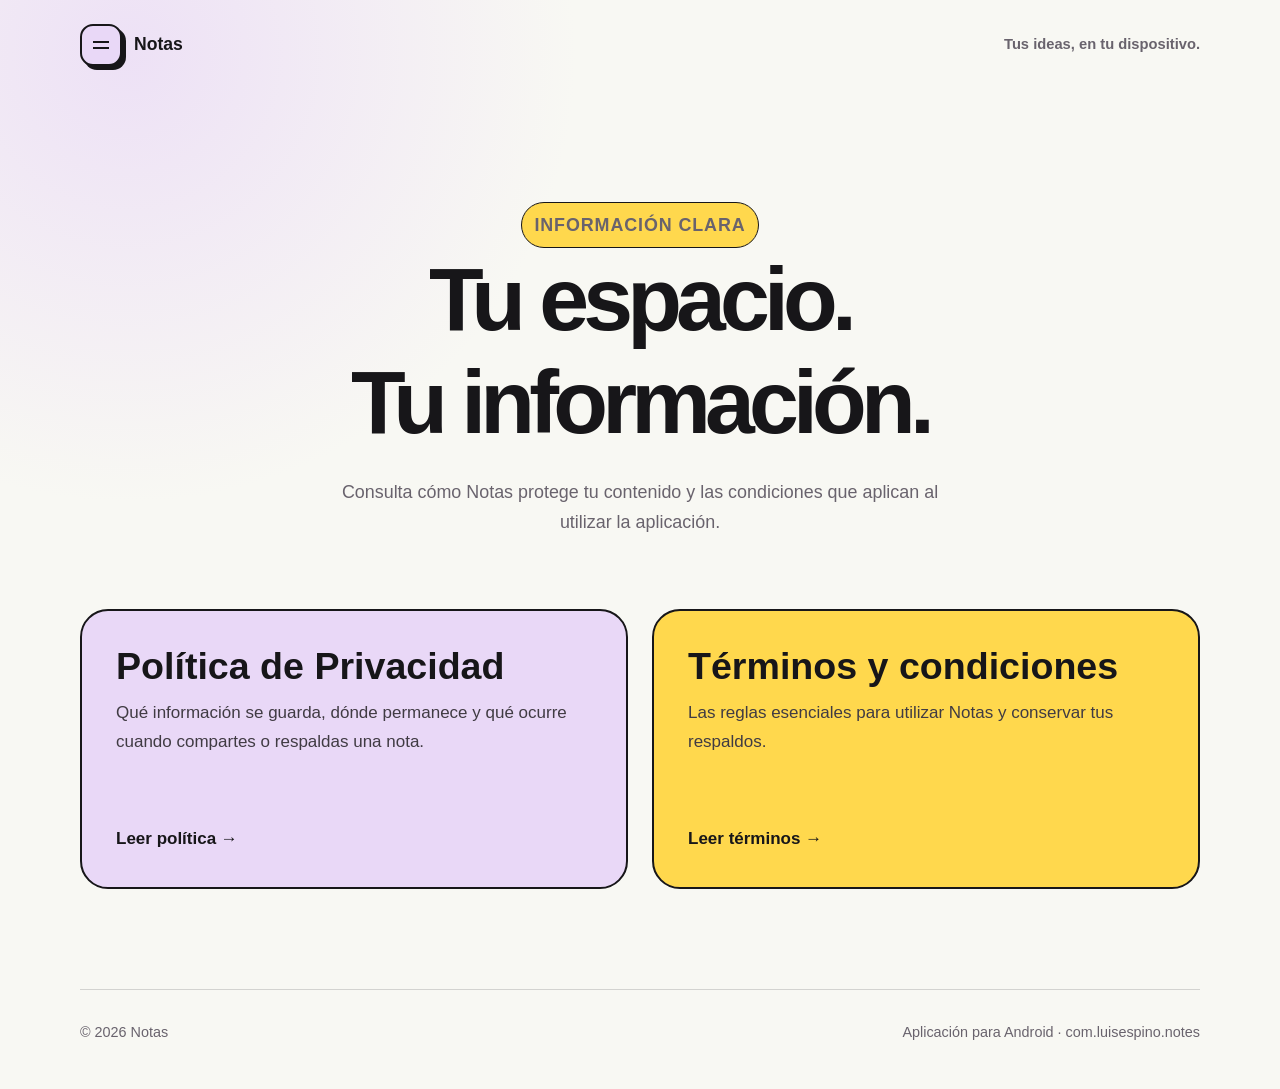
<file: index.html>
<!doctype html>
<html lang="es">
<head>
  <meta charset="utf-8">
  <meta name="viewport" content="width=device-width, initial-scale=1">
  <meta name="description" content="Documentos legales de la aplicación Notas.">
  <meta name="theme-color" content="#9682a0">
  <title>Notas — Privacidad y términos</title>
  <link rel="stylesheet" href="legal.css">
</head>
<body>
  <header class="site-header">
    <a class="brand" href="index.html" aria-label="Inicio de Notas">
      <span class="brand-mark" aria-hidden="true"></span>
      <span>Notas</span>
    </a>
    <span class="header-link">Tus ideas, en tu dispositivo.</span>
  </header>

  <main>
    <section class="home-intro">
      <p class="eyebrow">Información clara</p>
      <h1>Tu espacio.<br>Tu información.</h1>
      <p>Consulta cómo Notas protege tu contenido y las condiciones que aplican al utilizar la aplicación.</p>
    </section>

    <section class="home-grid" aria-label="Documentos legales">
      <a class="document-card" href="privacy-policy.html">
        <div>
          <h2>Política de Privacidad</h2>
          <p>Qué información se guarda, dónde permanece y qué ocurre cuando compartes o respaldas una nota.</p>
        </div>
        <span>Leer política →</span>
      </a>
      <a class="document-card" href="terms-and-conditions.html">
        <div>
          <h2>Términos y condiciones</h2>
          <p>Las reglas esenciales para utilizar Notas y conservar tus respaldos.</p>
        </div>
        <span>Leer términos →</span>
      </a>
    </section>
  </main>

  <footer class="legal-footer">
    <span>© 2026 Notas</span>
    <span>Aplicación para Android · com.luisespino.notes</span>
  </footer>
</body>
</html>
</file>
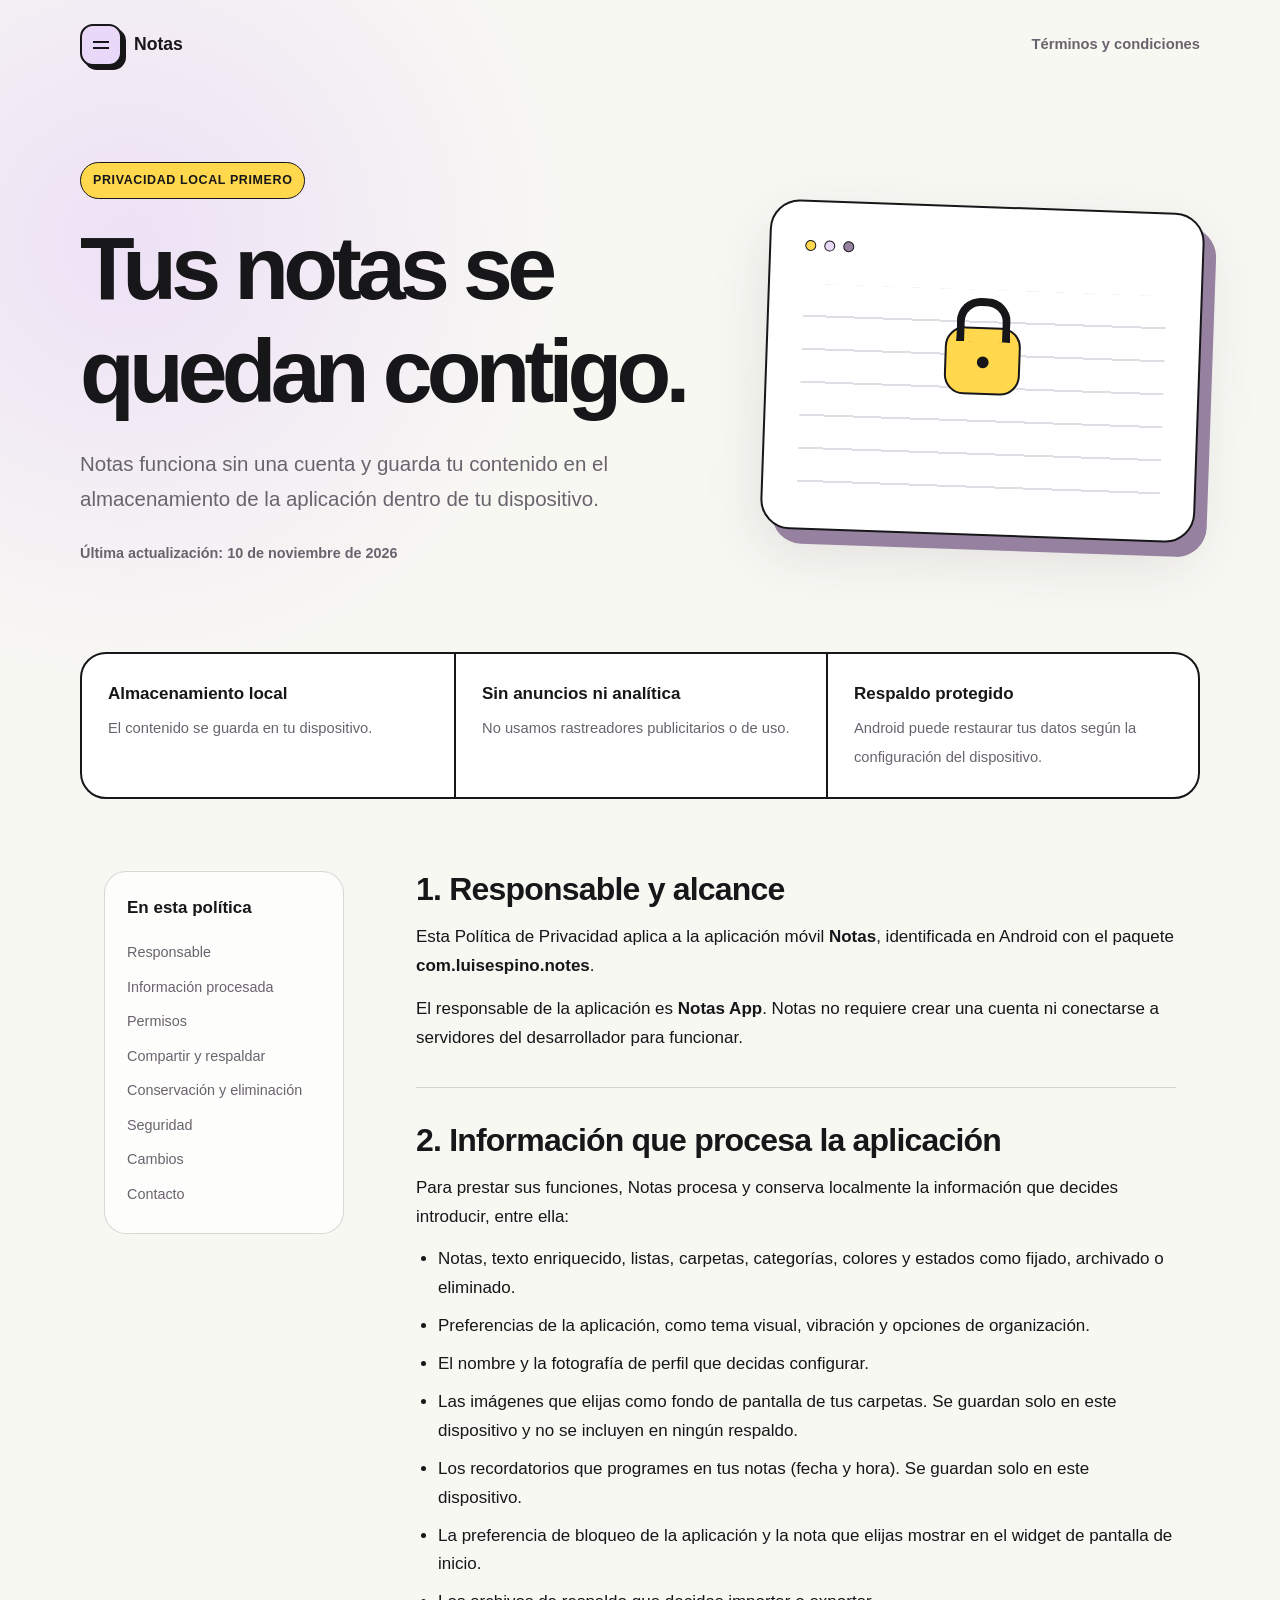
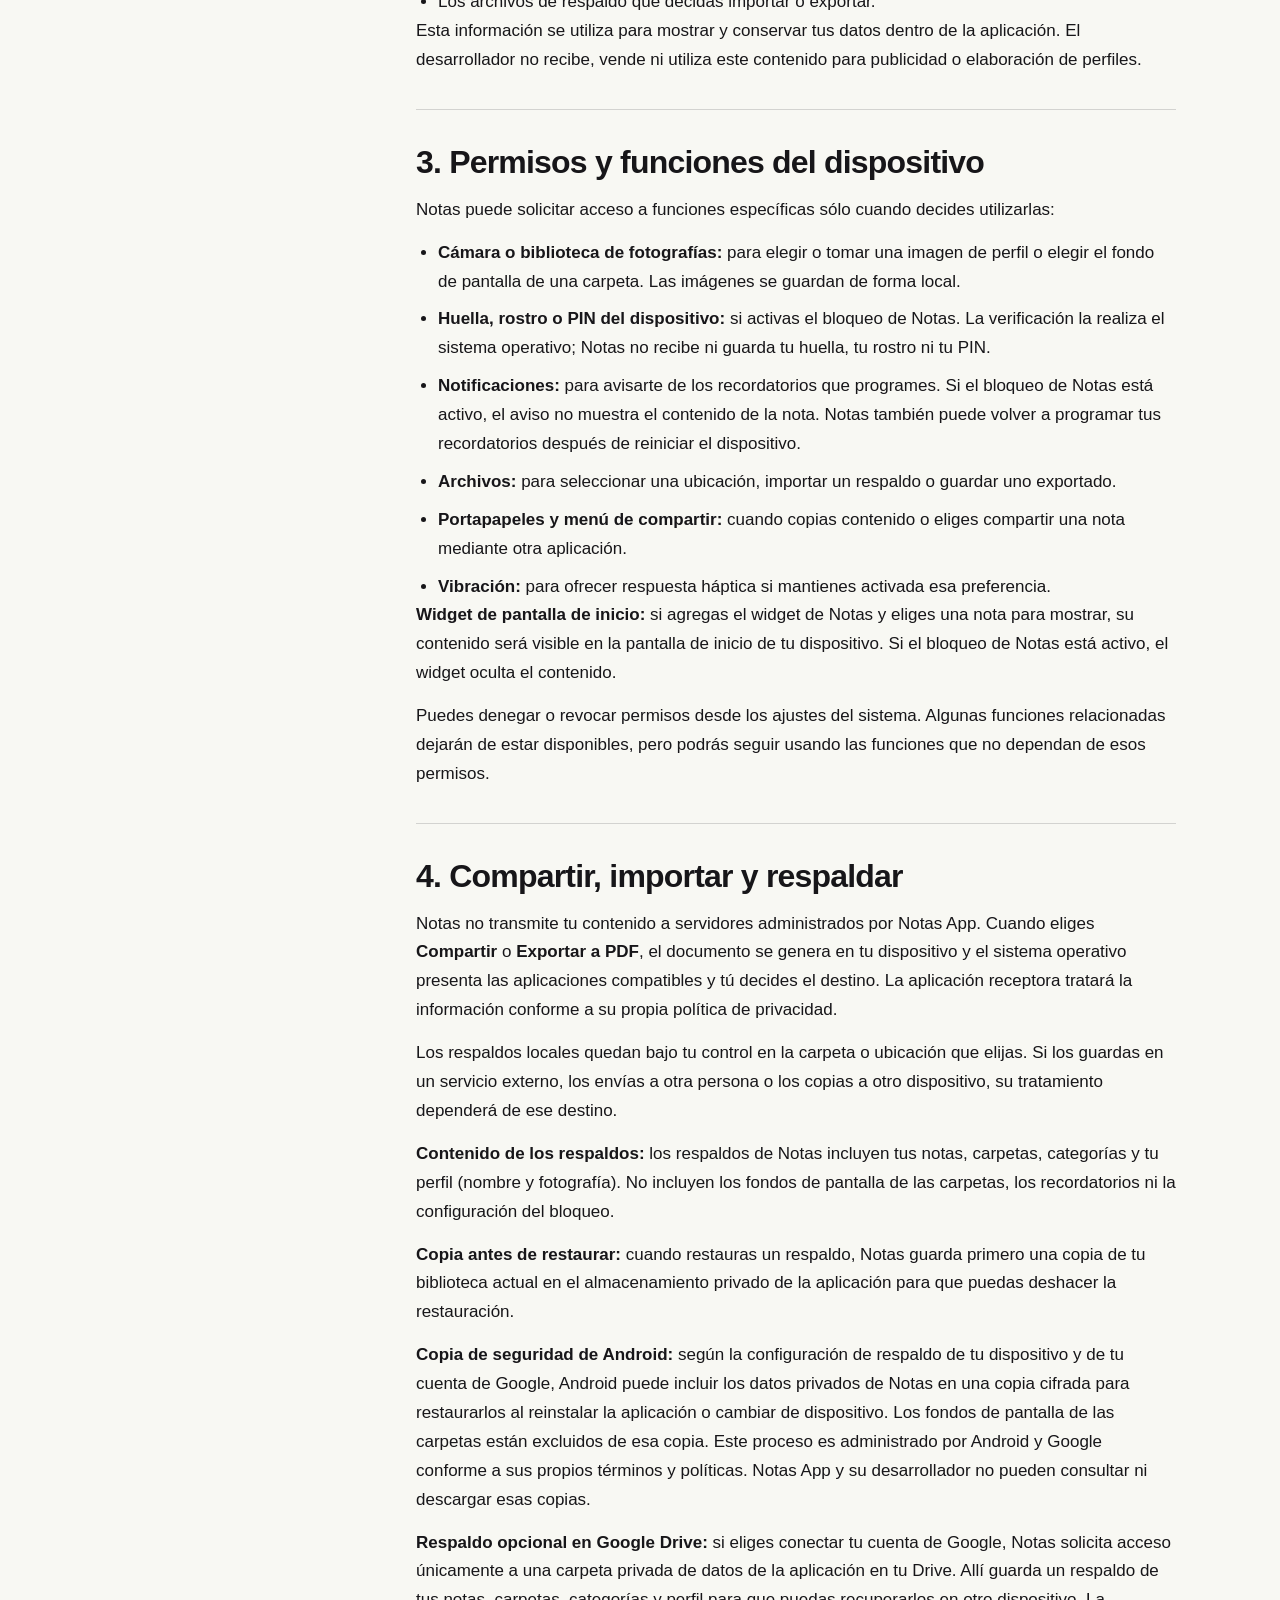
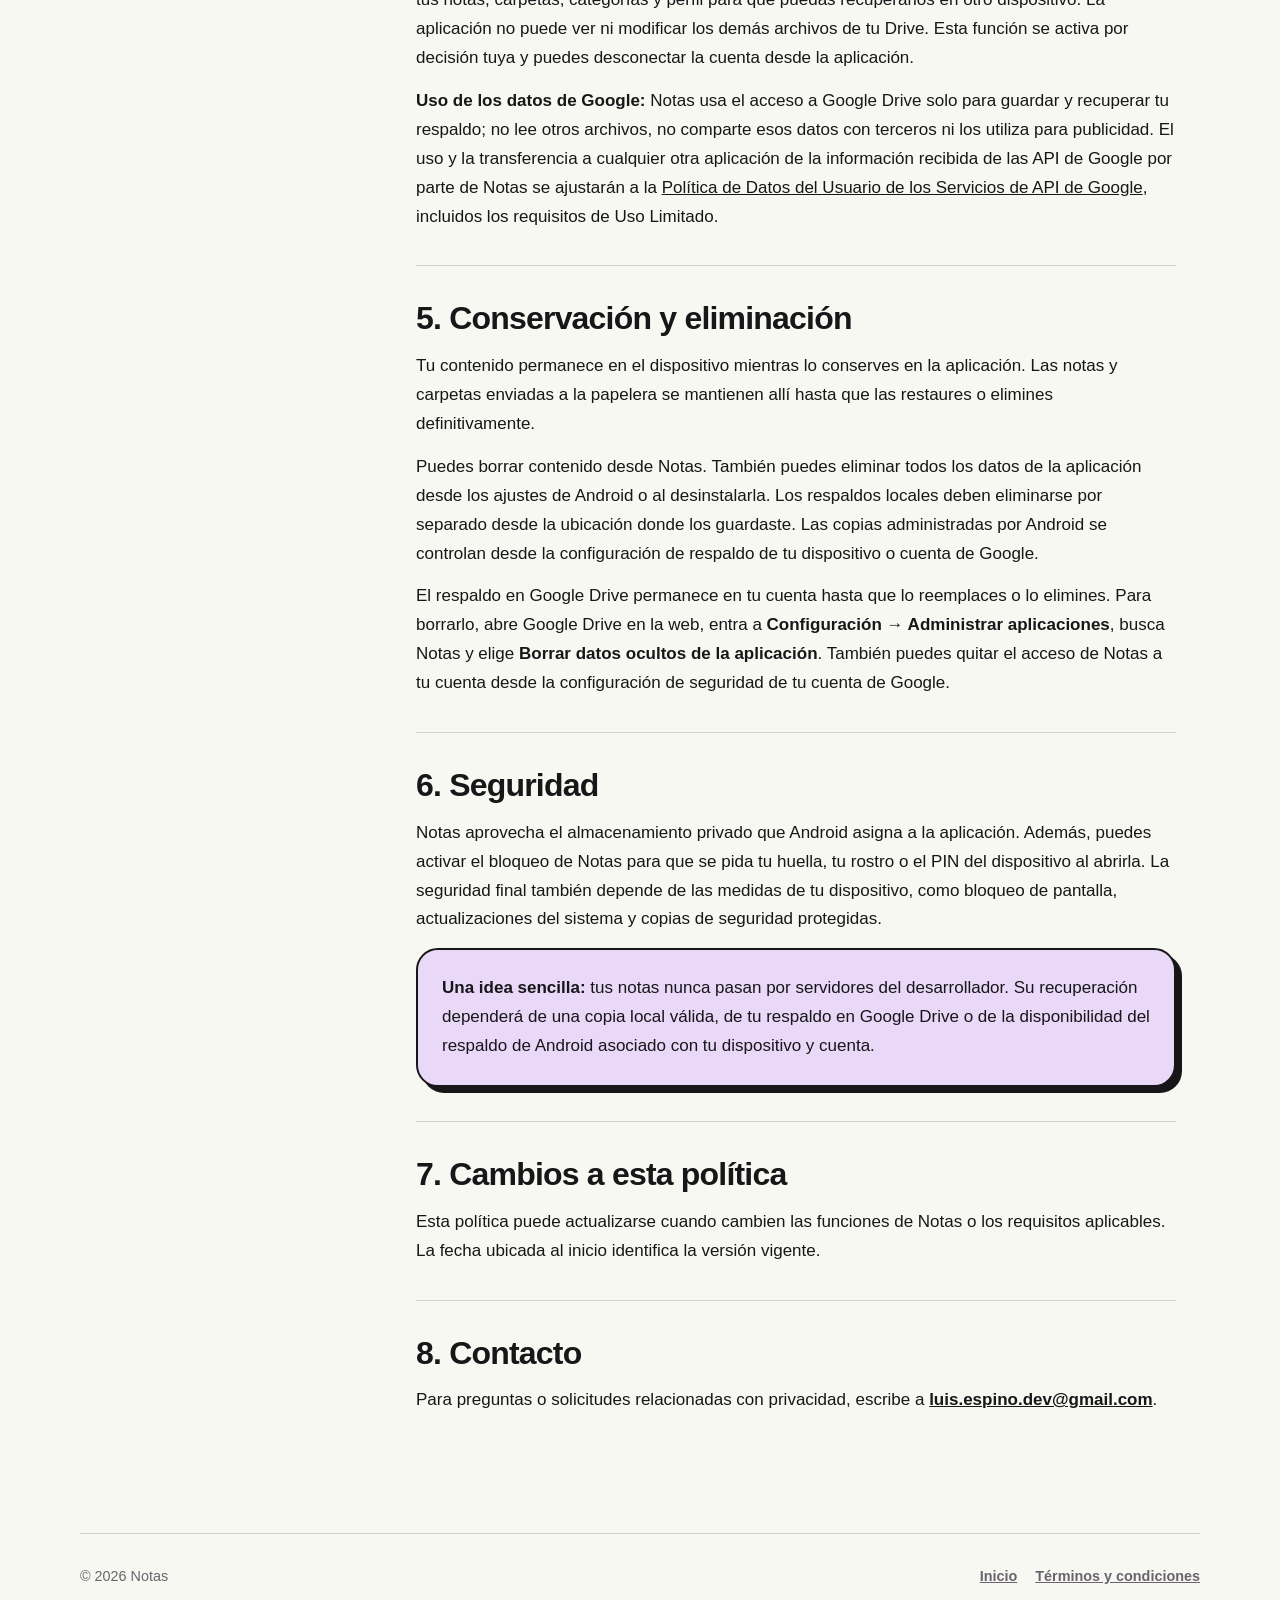
<file: privacy-policy.html>
<!doctype html>
<html lang="es">
<head>
  <meta charset="utf-8">
  <meta name="viewport" content="width=device-width, initial-scale=1">
  <meta name="description" content="Política de Privacidad de Notas, aplicación local para crear y organizar notas.">
  <meta name="theme-color" content="#9682a0">
  <title>Política de Privacidad — Notas</title>
  <link rel="stylesheet" href="legal.css">
</head>
<body>
  <header class="site-header">
    <a class="brand" href="index.html" aria-label="Inicio de Notas">
      <span class="brand-mark" aria-hidden="true"></span>
      <span>Notas</span>
    </a>
    <a class="header-link" href="terms-and-conditions.html">Términos y condiciones</a>
  </header>

  <main>
    <section class="hero">
      <div>
        <p class="eyebrow">Privacidad local primero</p>
        <h1>Tus notas se quedan contigo.</h1>
        <p class="hero-copy">Notas funciona sin una cuenta y guarda tu contenido en el almacenamiento de la aplicación dentro de tu dispositivo.</p>
        <p class="date">Última actualización: 10 de noviembre de 2026</p>
      </div>
      <div class="note-illustration" aria-hidden="true">
        <div class="note-dots"><span></span><span></span><span></span></div>
        <div class="privacy-lock">●</div>
      </div>
    </section>

    <section class="summary-strip" aria-label="Resumen de privacidad">
      <div class="summary-item">
        <strong>Almacenamiento local</strong>
        <span>El contenido se guarda en tu dispositivo.</span>
      </div>
      <div class="summary-item">
        <strong>Sin anuncios ni analítica</strong>
        <span>No usamos rastreadores publicitarios o de uso.</span>
      </div>
      <div class="summary-item">
        <strong>Respaldo protegido</strong>
        <span>Android puede restaurar tus datos según la configuración del dispositivo.</span>
      </div>
    </section>

    <div class="legal-layout">
      <nav class="toc" aria-label="Contenido de la política">
        <strong>En esta política</strong>
        <a href="#responsable">Responsable</a>
        <a href="#informacion">Información procesada</a>
        <a href="#permisos">Permisos</a>
        <a href="#compartir">Compartir y respaldar</a>
        <a href="#retencion">Conservación y eliminación</a>
        <a href="#seguridad">Seguridad</a>
        <a href="#cambios">Cambios</a>
        <a href="#contacto">Contacto</a>
      </nav>

      <article class="legal-content">
        <section id="responsable">
          <h2>1. Responsable y alcance</h2>
          <p>Esta Política de Privacidad aplica a la aplicación móvil <strong>Notas</strong>, identificada en Android con el paquete <strong>com.luisespino.notes</strong>.</p>
          <p>El responsable de la aplicación es <strong>Notas App</strong>. Notas no requiere crear una cuenta ni conectarse a servidores del desarrollador para funcionar.</p>
        </section>

        <section id="informacion">
          <h2>2. Información que procesa la aplicación</h2>
          <p>Para prestar sus funciones, Notas procesa y conserva localmente la información que decides introducir, entre ella:</p>
          <ul>
            <li>Notas, texto enriquecido, listas, carpetas, categorías, colores y estados como fijado, archivado o eliminado.</li>
            <li>Preferencias de la aplicación, como tema visual, vibración y opciones de organización.</li>
            <li>El nombre y la fotografía de perfil que decidas configurar.</li>
            <li>Las imágenes que elijas como fondo de pantalla de tus carpetas. Se guardan solo en este dispositivo y no se incluyen en ningún respaldo.</li>
            <li>Los recordatorios que programes en tus notas (fecha y hora). Se guardan solo en este dispositivo.</li>
            <li>La preferencia de bloqueo de la aplicación y la nota que elijas mostrar en el widget de pantalla de inicio.</li>
            <li>Los archivos de respaldo que decidas importar o exportar.</li>
          </ul>
          <p>Esta información se utiliza para mostrar y conservar tus datos dentro de la aplicación. El desarrollador no recibe, vende ni utiliza este contenido para publicidad o elaboración de perfiles.</p>
        </section>

        <section id="permisos">
          <h2>3. Permisos y funciones del dispositivo</h2>
          <p>Notas puede solicitar acceso a funciones específicas sólo cuando decides utilizarlas:</p>
          <ul>
            <li><strong>Cámara o biblioteca de fotografías:</strong> para elegir o tomar una imagen de perfil o elegir el fondo de pantalla de una carpeta. Las imágenes se guardan de forma local.</li>
            <li><strong>Huella, rostro o PIN del dispositivo:</strong> si activas el bloqueo de Notas. La verificación la realiza el sistema operativo; Notas no recibe ni guarda tu huella, tu rostro ni tu PIN.</li>
            <li><strong>Notificaciones:</strong> para avisarte de los recordatorios que programes. Si el bloqueo de Notas está activo, el aviso no muestra el contenido de la nota. Notas también puede volver a programar tus recordatorios después de reiniciar el dispositivo.</li>
            <li><strong>Archivos:</strong> para seleccionar una ubicación, importar un respaldo o guardar uno exportado.</li>
            <li><strong>Portapapeles y menú de compartir:</strong> cuando copias contenido o eliges compartir una nota mediante otra aplicación.</li>
            <li><strong>Vibración:</strong> para ofrecer respuesta háptica si mantienes activada esa preferencia.</li>
          </ul>
          <p><strong>Widget de pantalla de inicio:</strong> si agregas el widget de Notas y eliges una nota para mostrar, su contenido será visible en la pantalla de inicio de tu dispositivo. Si el bloqueo de Notas está activo, el widget oculta el contenido.</p>
          <p>Puedes denegar o revocar permisos desde los ajustes del sistema. Algunas funciones relacionadas dejarán de estar disponibles, pero podrás seguir usando las funciones que no dependan de esos permisos.</p>
        </section>

        <section id="compartir">
          <h2>4. Compartir, importar y respaldar</h2>
          <p>Notas no transmite tu contenido a servidores administrados por Notas App. Cuando eliges <strong>Compartir</strong> o <strong>Exportar a PDF</strong>, el documento se genera en tu dispositivo y el sistema operativo presenta las aplicaciones compatibles y tú decides el destino. La aplicación receptora tratará la información conforme a su propia política de privacidad.</p>
          <p>Los respaldos locales quedan bajo tu control en la carpeta o ubicación que elijas. Si los guardas en un servicio externo, los envías a otra persona o los copias a otro dispositivo, su tratamiento dependerá de ese destino.</p>
          <p><strong>Contenido de los respaldos:</strong> los respaldos de Notas incluyen tus notas, carpetas, categorías y tu perfil (nombre y fotografía). No incluyen los fondos de pantalla de las carpetas, los recordatorios ni la configuración del bloqueo.</p>
          <p><strong>Copia antes de restaurar:</strong> cuando restauras un respaldo, Notas guarda primero una copia de tu biblioteca actual en el almacenamiento privado de la aplicación para que puedas deshacer la restauración.</p>
          <p><strong>Copia de seguridad de Android:</strong> según la configuración de respaldo de tu dispositivo y de tu cuenta de Google, Android puede incluir los datos privados de Notas en una copia cifrada para restaurarlos al reinstalar la aplicación o cambiar de dispositivo. Los fondos de pantalla de las carpetas están excluidos de esa copia. Este proceso es administrado por Android y Google conforme a sus propios términos y políticas. Notas App y su desarrollador no pueden consultar ni descargar esas copias.</p>
          <p><strong>Respaldo opcional en Google Drive:</strong> si eliges conectar tu cuenta de Google, Notas solicita acceso únicamente a una carpeta privada de datos de la aplicación en tu Drive. Allí guarda un respaldo de tus notas, carpetas, categorías y perfil para que puedas recuperarlos en otro dispositivo. La aplicación no puede ver ni modificar los demás archivos de tu Drive. Esta función se activa por decisión tuya y puedes desconectar la cuenta desde la aplicación.</p>
          <p><strong>Uso de los datos de Google:</strong> Notas usa el acceso a Google Drive solo para guardar y recuperar tu respaldo; no lee otros archivos, no comparte esos datos con terceros ni los utiliza para publicidad. El uso y la transferencia a cualquier otra aplicación de la información recibida de las API de Google por parte de Notas se ajustarán a la <a href="https://developers.google.com/terms/api-services-user-data-policy" rel="noopener">Política de Datos del Usuario de los Servicios de API de Google</a>, incluidos los requisitos de Uso Limitado.</p>
        </section>

        <section id="retencion">
          <h2>5. Conservación y eliminación</h2>
          <p>Tu contenido permanece en el dispositivo mientras lo conserves en la aplicación. Las notas y carpetas enviadas a la papelera se mantienen allí hasta que las restaures o elimines definitivamente.</p>
          <p>Puedes borrar contenido desde Notas. También puedes eliminar todos los datos de la aplicación desde los ajustes de Android o al desinstalarla. Los respaldos locales deben eliminarse por separado desde la ubicación donde los guardaste. Las copias administradas por Android se controlan desde la configuración de respaldo de tu dispositivo o cuenta de Google.</p>
          <p>El respaldo en Google Drive permanece en tu cuenta hasta que lo reemplaces o lo elimines. Para borrarlo, abre Google Drive en la web, entra a <strong>Configuración → Administrar aplicaciones</strong>, busca Notas y elige <strong>Borrar datos ocultos de la aplicación</strong>. También puedes quitar el acceso de Notas a tu cuenta desde la configuración de seguridad de tu cuenta de Google.</p>
        </section>

        <section id="seguridad">
          <h2>6. Seguridad</h2>
          <p>Notas aprovecha el almacenamiento privado que Android asigna a la aplicación. Además, puedes activar el bloqueo de Notas para que se pida tu huella, tu rostro o el PIN del dispositivo al abrirla. La seguridad final también depende de las medidas de tu dispositivo, como bloqueo de pantalla, actualizaciones del sistema y copias de seguridad protegidas.</p>
          <div class="callout">
            <strong>Una idea sencilla:</strong> tus notas nunca pasan por servidores del desarrollador. Su recuperación dependerá de una copia local válida, de tu respaldo en Google Drive o de la disponibilidad del respaldo de Android asociado con tu dispositivo y cuenta.
          </div>
        </section>

        <section id="cambios">
          <h2>7. Cambios a esta política</h2>
          <p>Esta política puede actualizarse cuando cambien las funciones de Notas o los requisitos aplicables. La fecha ubicada al inicio identifica la versión vigente.</p>
        </section>

        <section id="contacto">
          <h2>8. Contacto</h2>
          <p>Para preguntas o solicitudes relacionadas con privacidad, escribe a <a href="mailto:luis.espino.dev@gmail.com"><strong>luis.espino.dev@gmail.com</strong></a>.</p>
        </section>
      </article>
    </div>
  </main>

  <footer class="legal-footer">
    <span>© 2026 Notas</span>
    <div class="footer-links">
      <a href="index.html">Inicio</a>
      <a href="terms-and-conditions.html">Términos y condiciones</a>
    </div>
  </footer>
</body>
</html>
</file>
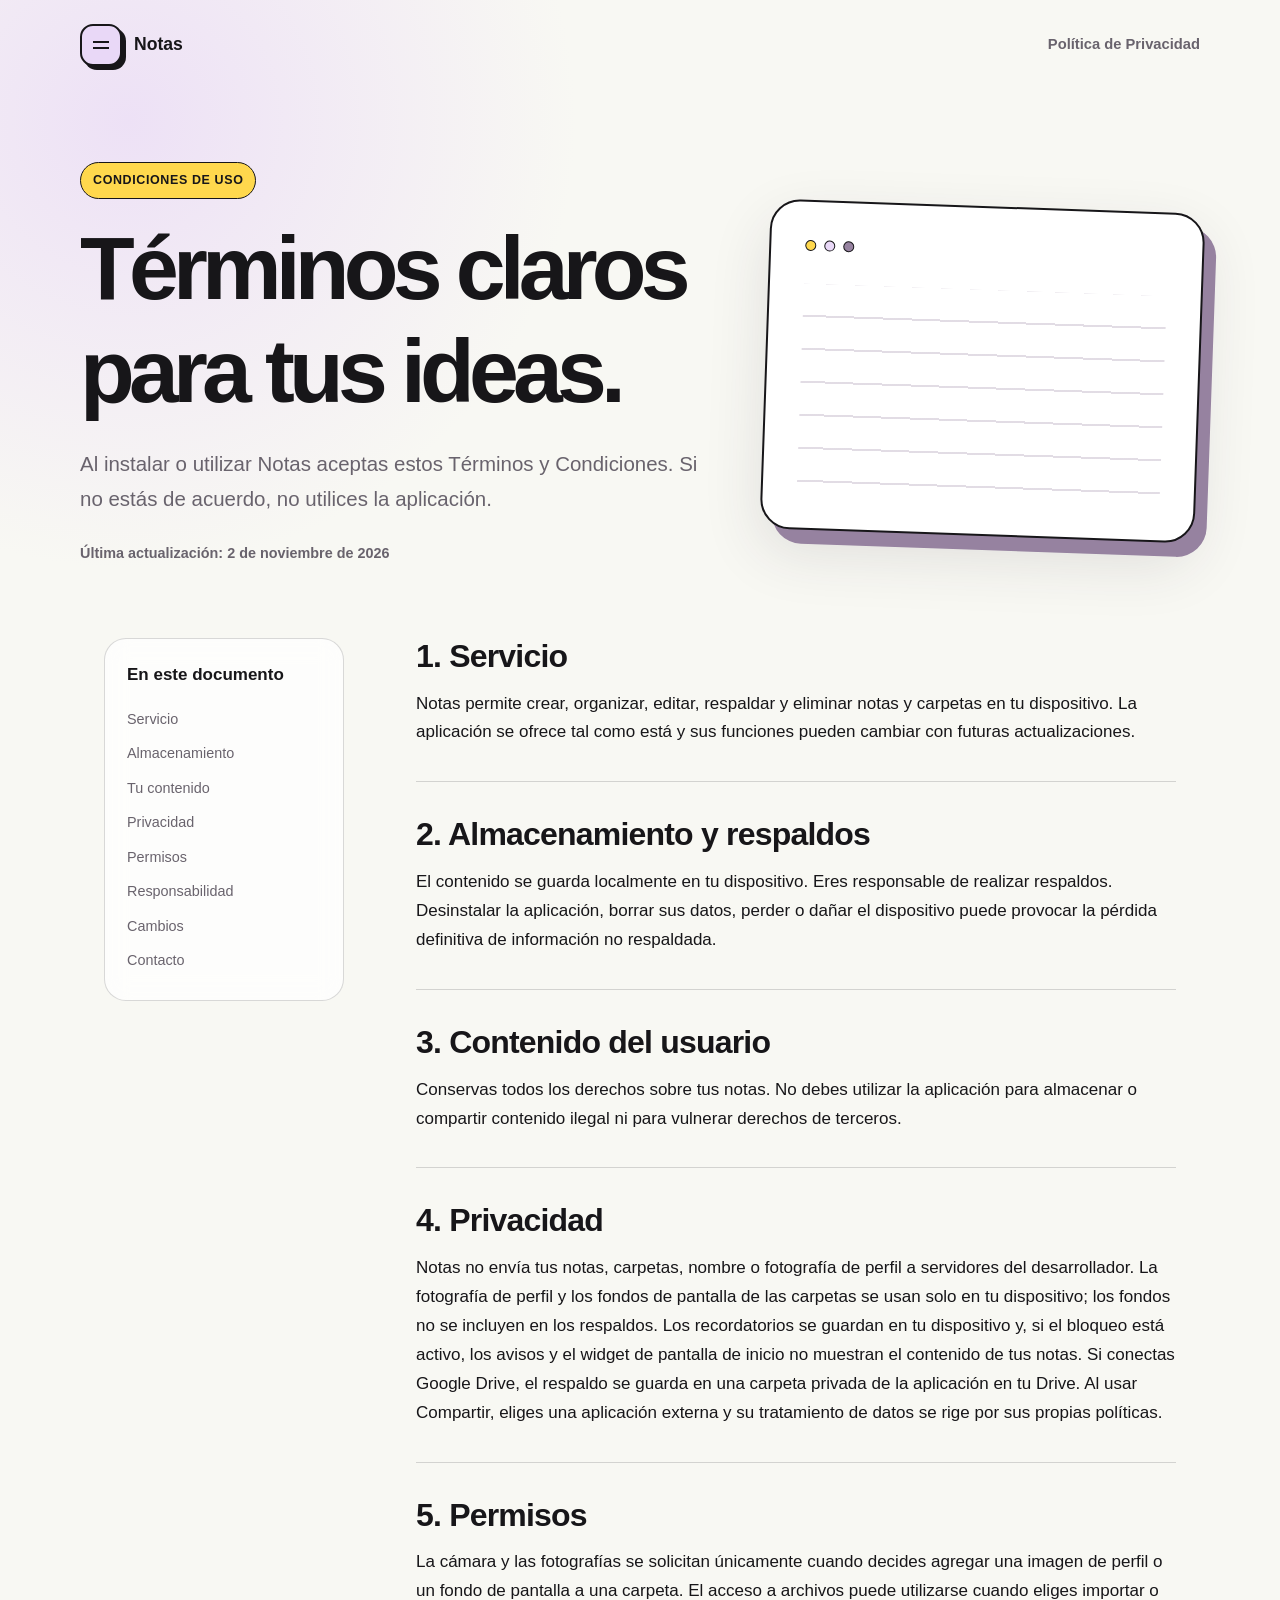
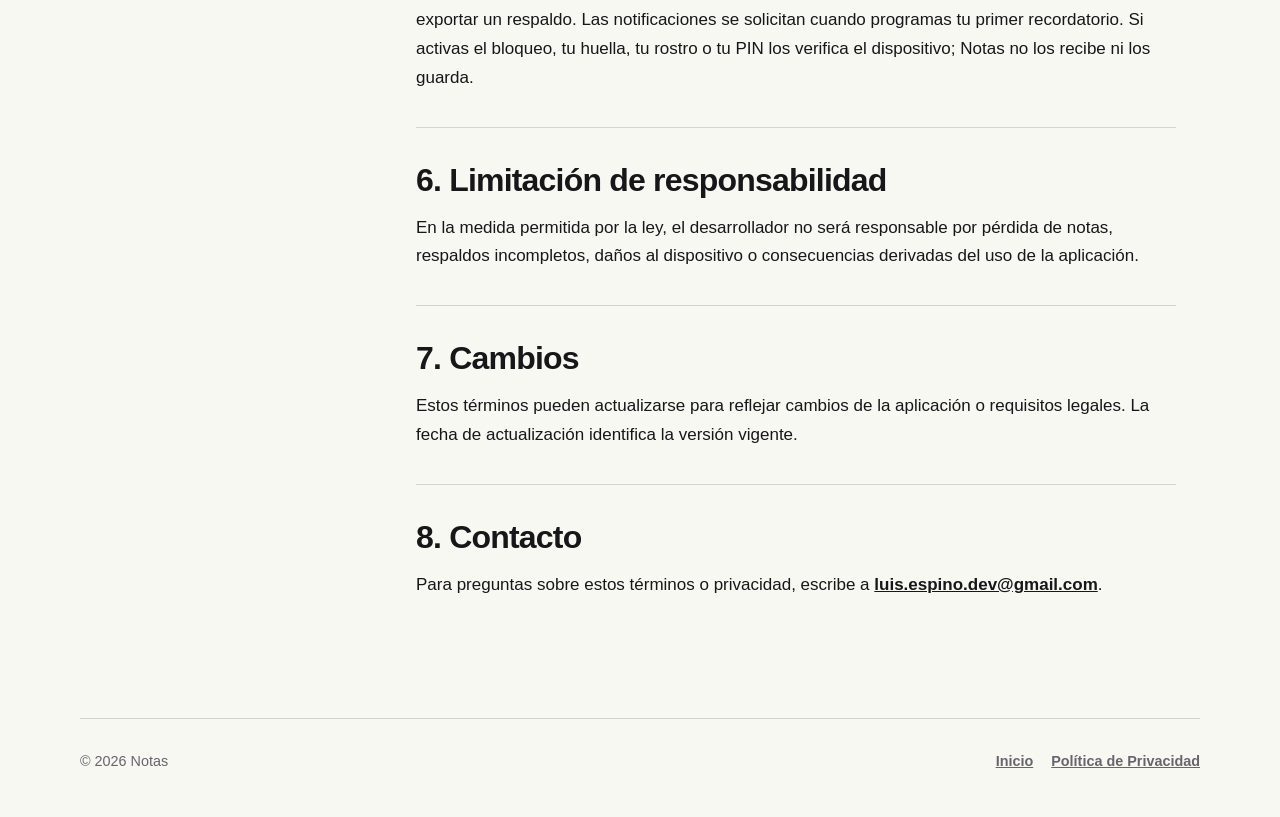
<file: terms-and-conditions.html>
<!doctype html>
<html lang="es">
<head>
  <meta charset="utf-8">
  <meta name="viewport" content="width=device-width, initial-scale=1">
  <meta name="description" content="Términos y condiciones de la aplicación Notas.">
  <meta name="theme-color" content="#9682a0">
  <title>Términos y condiciones — Notas</title>
  <link rel="stylesheet" href="legal.css">
</head>
<body>
  <header class="site-header">
    <a class="brand" href="index.html" aria-label="Inicio de Notas">
      <span class="brand-mark" aria-hidden="true"></span>
      <span>Notas</span>
    </a>
    <a class="header-link" href="privacy-policy.html">Política de Privacidad</a>
  </header>
  <main>
    <section class="hero">
      <div>
        <p class="eyebrow">Condiciones de uso</p>
        <h1>Términos claros para tus ideas.</h1>
        <p class="hero-copy">Al instalar o utilizar Notas aceptas estos Términos y Condiciones. Si no estás de acuerdo, no utilices la aplicación.</p>
        <p class="date">Última actualización: 2 de noviembre de 2026</p>
      </div>
      <div class="note-illustration" aria-hidden="true">
        <div class="note-dots"><span></span><span></span><span></span></div>
      </div>
    </section>

    <div class="legal-layout">
      <nav class="toc" aria-label="Contenido de los términos">
        <strong>En este documento</strong>
        <a href="#servicio">Servicio</a>
        <a href="#almacenamiento">Almacenamiento</a>
        <a href="#contenido">Tu contenido</a>
        <a href="#privacidad">Privacidad</a>
        <a href="#permisos">Permisos</a>
        <a href="#responsabilidad">Responsabilidad</a>
        <a href="#cambios">Cambios</a>
        <a href="#contacto">Contacto</a>
      </nav>
      <article class="legal-content">
        <section id="servicio"><h2>1. Servicio</h2><p>Notas permite crear, organizar, editar, respaldar y eliminar notas y carpetas en tu dispositivo. La aplicación se ofrece tal como está y sus funciones pueden cambiar con futuras actualizaciones.</p></section>
        <section id="almacenamiento"><h2>2. Almacenamiento y respaldos</h2><p>El contenido se guarda localmente en tu dispositivo. Eres responsable de realizar respaldos. Desinstalar la aplicación, borrar sus datos, perder o dañar el dispositivo puede provocar la pérdida definitiva de información no respaldada.</p></section>
        <section id="contenido"><h2>3. Contenido del usuario</h2><p>Conservas todos los derechos sobre tus notas. No debes utilizar la aplicación para almacenar o compartir contenido ilegal ni para vulnerar derechos de terceros.</p></section>
        <section id="privacidad"><h2>4. Privacidad</h2><p>Notas no envía tus notas, carpetas, nombre o fotografía de perfil a servidores del desarrollador. La fotografía de perfil y los fondos de pantalla de las carpetas se usan solo en tu dispositivo; los fondos no se incluyen en los respaldos. Los recordatorios se guardan en tu dispositivo y, si el bloqueo está activo, los avisos y el widget de pantalla de inicio no muestran el contenido de tus notas. Si conectas Google Drive, el respaldo se guarda en una carpeta privada de la aplicación en tu Drive. Al usar Compartir, eliges una aplicación externa y su tratamiento de datos se rige por sus propias políticas.</p></section>
        <section id="permisos"><h2>5. Permisos</h2><p>La cámara y las fotografías se solicitan únicamente cuando decides agregar una imagen de perfil o un fondo de pantalla a una carpeta. El acceso a archivos puede utilizarse cuando eliges importar o exportar un respaldo. Las notificaciones se solicitan cuando programas tu primer recordatorio. Si activas el bloqueo, tu huella, tu rostro o tu PIN los verifica el dispositivo; Notas no los recibe ni los guarda.</p></section>
        <section id="responsabilidad"><h2>6. Limitación de responsabilidad</h2><p>En la medida permitida por la ley, el desarrollador no será responsable por pérdida de notas, respaldos incompletos, daños al dispositivo o consecuencias derivadas del uso de la aplicación.</p></section>
        <section id="cambios"><h2>7. Cambios</h2><p>Estos términos pueden actualizarse para reflejar cambios de la aplicación o requisitos legales. La fecha de actualización identifica la versión vigente.</p></section>
        <section id="contacto"><h2>8. Contacto</h2><p>Para preguntas sobre estos términos o privacidad, escribe a <a href="mailto:luis.espino.dev@gmail.com"><strong>luis.espino.dev@gmail.com</strong></a>.</p></section>
      </article>
    </div>
  </main>
  <footer class="legal-footer">
    <span>© 2026 Notas</span>
    <div class="footer-links"><a href="index.html">Inicio</a><a href="privacy-policy.html">Política de Privacidad</a></div>
  </footer>
</body>
</html>
</file>
<file: legal.css>
:root {
  color-scheme: light;
  --ivory: #f8f8f3;
  --paper: #ffffff;
  --ink: #171619;
  --muted: #69636d;
  --lavender: #9682a0;
  --lavender-soft: #e9d8f7;
  --sunshine: #ffd84d;
  --line: rgba(23, 22, 25, 0.16);
  --shadow: 0 22px 60px rgba(52, 39, 60, 0.12);
}

* { box-sizing: border-box; }

html { scroll-behavior: smooth; }

body {
  margin: 0;
  color: var(--ink);
  background:
    radial-gradient(circle at 10% 5%, rgba(233, 216, 247, 0.72), transparent 28rem),
    var(--ivory);
  font: 17px/1.7 Arial, system-ui, -apple-system, BlinkMacSystemFont, "Segoe UI", sans-serif;
}

a { color: inherit; }

.site-header {
  width: min(1120px, calc(100% - 40px));
  margin: 0 auto;
  padding: 24px 0;
  display: flex;
  align-items: center;
  justify-content: space-between;
  gap: 24px;
}

.brand {
  display: inline-flex;
  align-items: center;
  gap: 12px;
  font-size: 1.1rem;
  font-weight: 800;
  text-decoration: none;
}

.brand-mark {
  width: 42px;
  height: 42px;
  position: relative;
  display: grid;
  place-items: center;
  border: 2px solid var(--ink);
  border-radius: 13px;
  background: var(--lavender-soft);
  box-shadow: 4px 4px 0 var(--ink);
}

.brand-mark::before {
  content: "";
  width: 16px;
  height: 4px;
  border-top: 2px solid var(--ink);
  border-bottom: 2px solid var(--ink);
}

.header-link {
  color: var(--muted);
  font-size: 0.92rem;
  font-weight: 700;
  text-decoration: none;
}

.header-link:hover,
.header-link:focus-visible { color: var(--ink); }

.hero,
.legal-layout,
.legal-footer,
.home-grid {
  width: min(1120px, calc(100% - 40px));
  margin-inline: auto;
}

.hero {
  padding: 72px 0 58px;
  display: grid;
  grid-template-columns: minmax(0, 1fr) minmax(280px, 0.7fr);
  align-items: center;
  gap: 64px;
}

.eyebrow {
  display: inline-flex;
  align-items: center;
  gap: 8px;
  margin: 0 0 18px;
  padding: 7px 12px;
  border: 1.5px solid var(--ink);
  border-radius: 999px;
  background: var(--sunshine);
  font-size: 0.78rem;
  font-weight: 800;
  letter-spacing: 0.05em;
  text-transform: uppercase;
}

h1,
h2,
h3 { line-height: 1.15; }

h1 {
  max-width: 720px;
  margin: 0;
  font-size: clamp(2.8rem, 7vw, 5.8rem);
  letter-spacing: -0.065em;
}

.hero-copy {
  max-width: 670px;
  margin: 24px 0 0;
  color: var(--muted);
  font-size: clamp(1.05rem, 2vw, 1.28rem);
}

.date {
  margin-top: 24px;
  color: var(--muted);
  font-size: 0.9rem;
  font-weight: 700;
}

.note-illustration {
  min-height: 330px;
  padding: 38px 34px;
  position: relative;
  transform: rotate(2deg);
  border: 2px solid var(--ink);
  border-radius: 30px;
  background: var(--paper);
  box-shadow: 12px 14px 0 var(--lavender), var(--shadow);
}

.note-illustration::before {
  content: "";
  position: absolute;
  inset: 82px 34px 34px;
  background: repeating-linear-gradient(transparent 0 31px, rgba(150, 130, 160, 0.28) 31px 33px);
}

.note-dots {
  display: flex;
  gap: 8px;
}

.note-dots span {
  width: 11px;
  height: 11px;
  border: 1.5px solid var(--ink);
  border-radius: 50%;
}

.note-dots span:first-child { background: var(--sunshine); }
.note-dots span:nth-child(2) { background: var(--lavender-soft); }
.note-dots span:last-child { background: var(--lavender); }

.privacy-lock {
  width: 76px;
  height: 68px;
  margin: 70px auto 0;
  position: relative;
  z-index: 1;
  display: grid;
  place-items: center;
  border: 2px solid var(--ink);
  border-radius: 20px;
  background: var(--sunshine);
  font-size: 1.7rem;
}

.privacy-lock::before {
  content: "";
  width: 38px;
  height: 36px;
  position: absolute;
  top: -31px;
  border: 8px solid var(--ink);
  border-bottom: 0;
  border-radius: 24px 24px 0 0;
}

.summary-strip {
  width: min(1120px, calc(100% - 40px));
  margin: 14px auto 72px;
  display: grid;
  grid-template-columns: repeat(3, 1fr);
  overflow: hidden;
  border: 2px solid var(--ink);
  border-radius: 26px;
  background: var(--paper);
}

.summary-item { padding: 26px; }
.summary-item + .summary-item { border-left: 2px solid var(--ink); }
.summary-item strong { display: block; margin-bottom: 5px; }
.summary-item span { color: var(--muted); font-size: 0.92rem; }

.legal-layout {
  padding-bottom: 84px;
  display: grid;
  grid-template-columns: 240px minmax(0, 760px);
  justify-content: center;
  gap: 72px;
}

.toc {
  height: max-content;
  padding: 22px;
  position: sticky;
  top: 22px;
  border: 1.5px solid var(--line);
  border-radius: 22px;
  background: rgba(255, 255, 255, 0.72);
  backdrop-filter: blur(12px);
}

.toc strong { display: block; margin-bottom: 12px; }
.toc a {
  display: block;
  padding: 5px 0;
  color: var(--muted);
  font-size: 0.9rem;
  text-decoration: none;
}
.toc a:hover,
.toc a:focus-visible { color: var(--ink); }

.legal-content section {
  padding: 34px 0;
  border-top: 1.5px solid var(--line);
}

.legal-content section:first-child { border-top: 0; padding-top: 0; }
.legal-content h2 { margin: 0 0 15px; font-size: clamp(1.45rem, 3vw, 2rem); letter-spacing: -0.025em; }
.legal-content p { margin: 0 0 14px; }
.legal-content p:last-child { margin-bottom: 0; }
.legal-content ul { margin: 12px 0 0; padding-left: 22px; }
.legal-content li + li { margin-top: 9px; }

.callout {
  padding: 24px;
  border: 2px solid var(--ink);
  border-radius: 22px;
  background: var(--lavender-soft);
  box-shadow: 6px 6px 0 var(--ink);
}

.legal-footer {
  padding: 30px 0 44px;
  display: flex;
  align-items: center;
  justify-content: space-between;
  gap: 20px;
  border-top: 1.5px solid var(--line);
  color: var(--muted);
  font-size: 0.9rem;
}

.footer-links { display: flex; gap: 18px; flex-wrap: wrap; }
.footer-links a { font-weight: 700; }

.home-intro {
  width: min(820px, calc(100% - 40px));
  margin: 0 auto;
  padding: 90px 0 48px;
  text-align: center;
}

.home-intro h1 { margin-inline: auto; }
.home-intro p { max-width: 640px; margin: 22px auto 0; color: var(--muted); font-size: 1.12rem; }

.home-grid {
  padding: 24px 0 100px;
  display: grid;
  grid-template-columns: repeat(2, minmax(0, 1fr));
  gap: 24px;
}

.document-card {
  min-height: 280px;
  padding: 34px;
  display: flex;
  flex-direction: column;
  justify-content: space-between;
  border: 2px solid var(--ink);
  border-radius: 28px;
  background: var(--paper);
  text-decoration: none;
  transition: transform 160ms ease, box-shadow 160ms ease;
}

.document-card:first-child { background: var(--lavender-soft); }
.document-card:last-child { background: var(--sunshine); }
.document-card:hover,
.document-card:focus-visible { transform: translateY(-6px); box-shadow: 8px 10px 0 var(--ink); }
.document-card h2 { margin: 0 0 10px; font-size: clamp(1.65rem, 4vw, 2.35rem); }
.document-card p { margin: 0; color: #403b43; }
.document-card span { margin-top: 36px; font-weight: 800; }

@media (max-width: 800px) {
  .hero { padding-top: 42px; grid-template-columns: 1fr; gap: 42px; }
  .note-illustration { min-height: 260px; }
  .privacy-lock { margin-top: 52px; }
  .summary-strip { grid-template-columns: 1fr; }
  .summary-item + .summary-item { border-left: 0; border-top: 2px solid var(--ink); }
  .legal-layout { grid-template-columns: 1fr; gap: 28px; }
  .toc { position: static; }
  .home-grid { grid-template-columns: 1fr; }
}

@media (max-width: 520px) {
  .site-header,
  .hero,
  .legal-layout,
  .legal-footer,
  .home-grid,
  .summary-strip { width: min(100% - 28px, 1120px); }
  .site-header { padding-top: 16px; }
  .header-link { display: none; }
  .hero { padding-bottom: 40px; }
  h1 { font-size: clamp(2.65rem, 16vw, 4rem); }
  .note-illustration { padding: 28px; border-radius: 24px; }
  .note-illustration::before { inset: 72px 28px 28px; }
  .summary-strip { margin-bottom: 48px; }
  .legal-footer { align-items: flex-start; flex-direction: column; }
  .home-intro { padding-top: 62px; }
}

@media (prefers-reduced-motion: reduce) {
  html { scroll-behavior: auto; }
  *, *::before, *::after { transition-duration: 0.01ms !important; }
}
</file>
